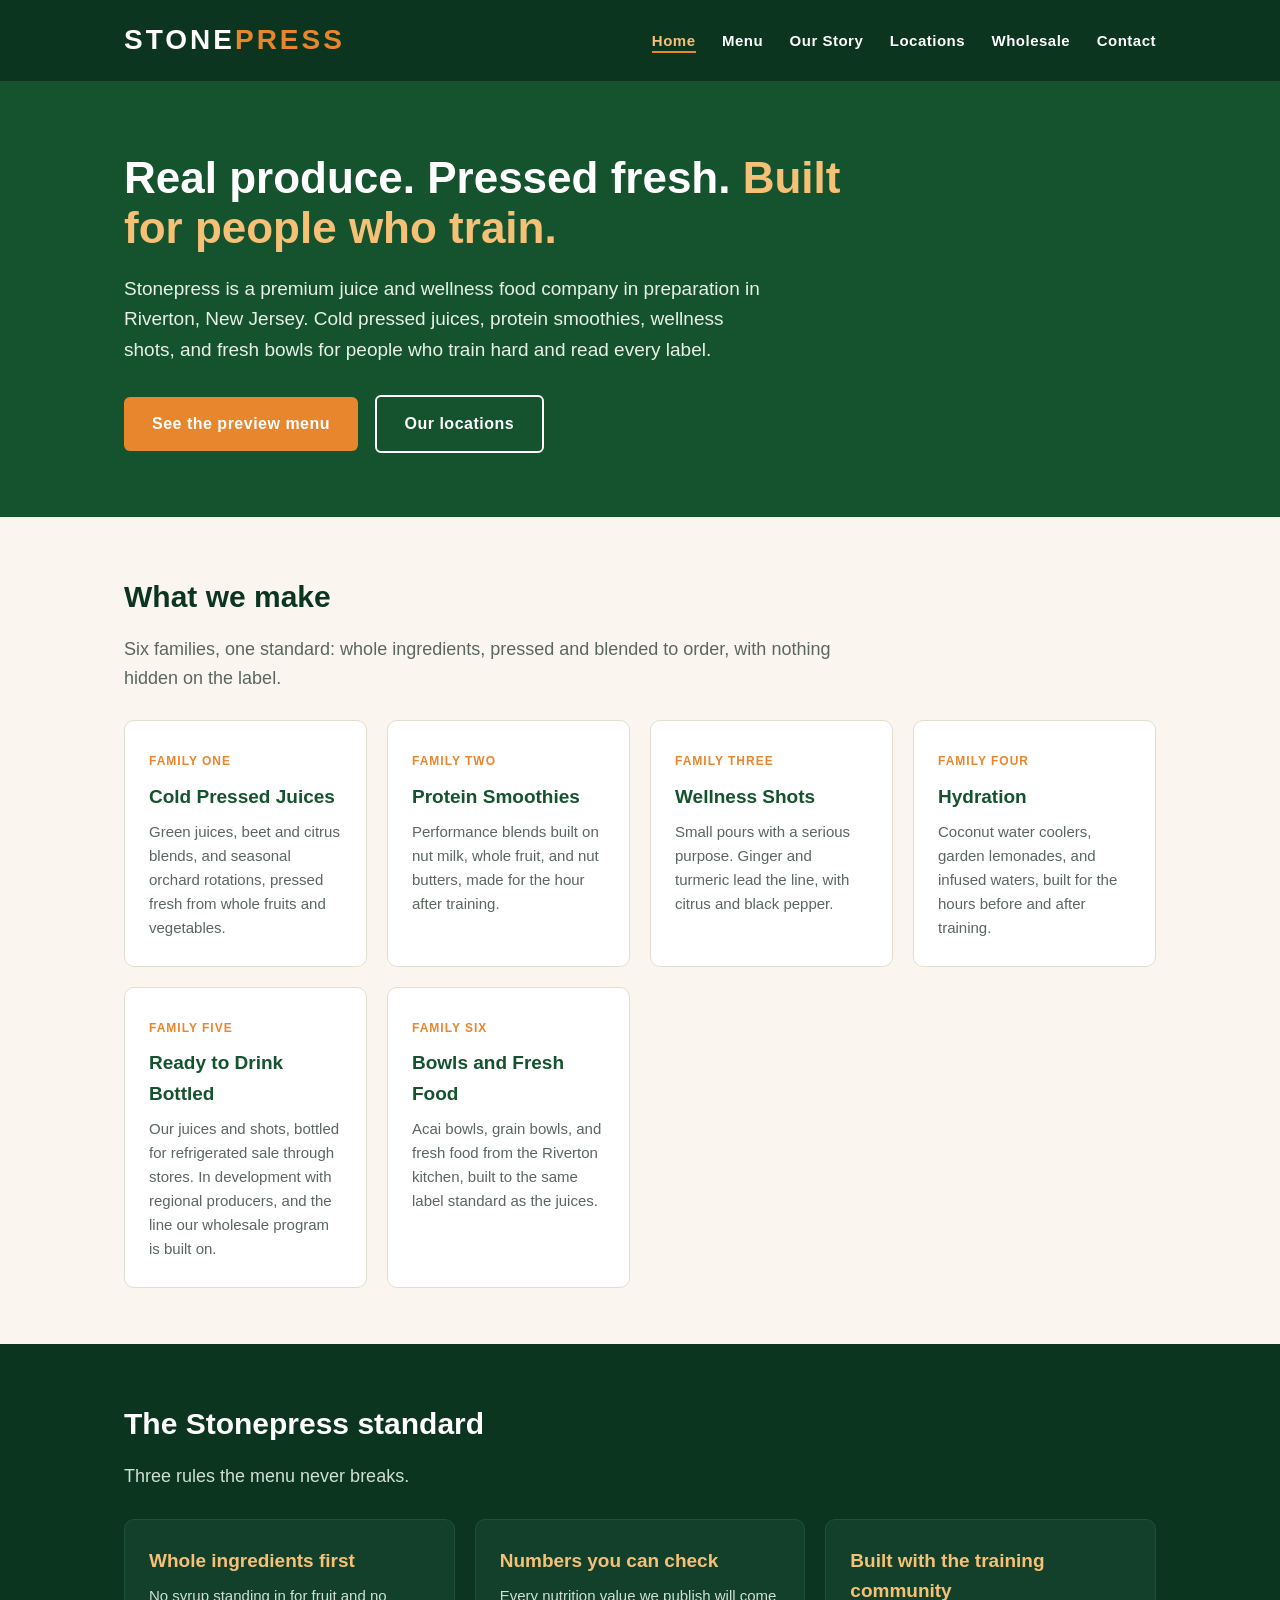
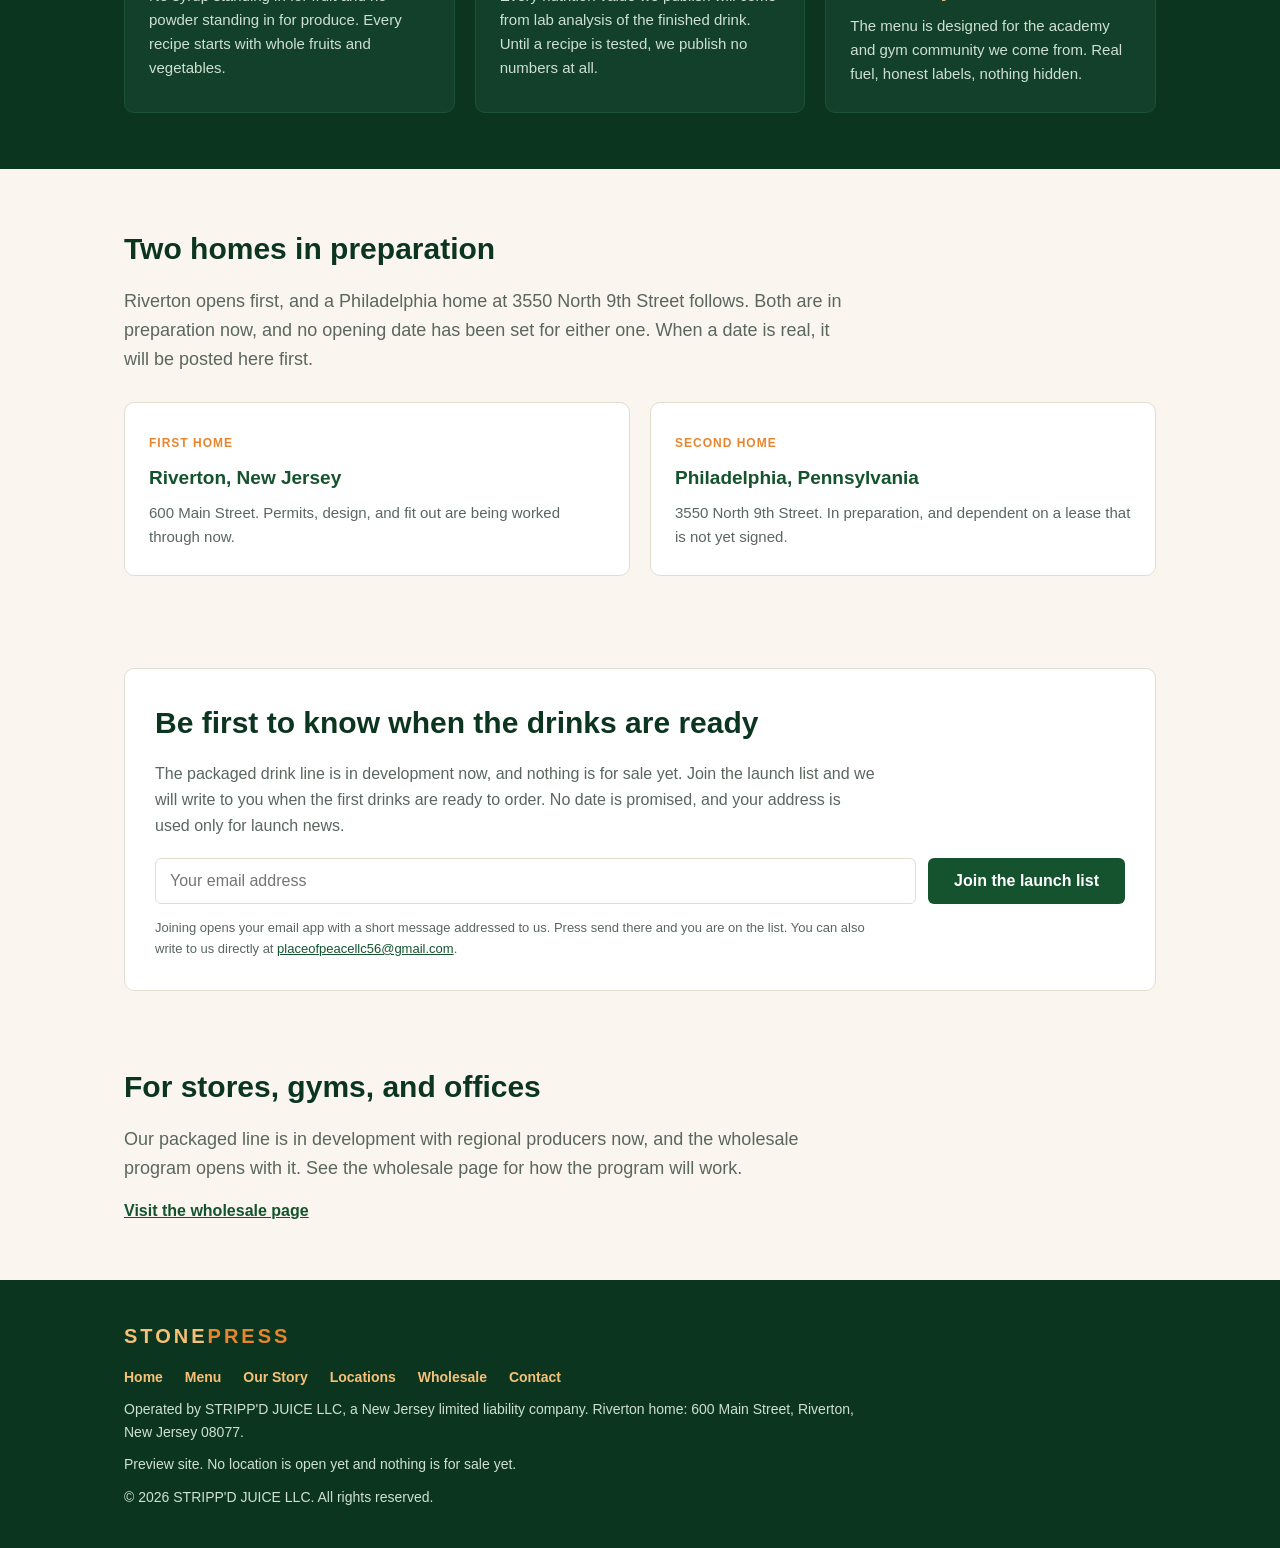
<file: index.html>
<!DOCTYPE html>
<html lang="en">
<head>
<meta charset="utf-8">
<meta name="viewport" content="width=device-width, initial-scale=1">
<title>Stonepress | Cold Pressed Juice and Wellness Food in Riverton, New Jersey</title>
<meta name="description" content="Stonepress is a premium juice and wellness food company in preparation in Riverton, New Jersey. Cold pressed juices, protein smoothies, wellness shots, and fresh bowls.">
<link rel="icon" type="image/svg+xml" href="favicon.svg">
<meta name="theme-color" content="#0c3520">
<meta property="og:type" content="website">
<meta property="og:site_name" content="Stonepress">
<meta property="og:title" content="Stonepress | Cold Pressed Juice and Wellness Food in Riverton, New Jersey">
<meta property="og:description" content="Stonepress is a premium juice and wellness food company in preparation in Riverton, New Jersey. Cold pressed juices, protein smoothies, wellness shots, and fresh bowls.">
<meta property="og:url" content="https://stonepressjuice.com/">
<link rel="stylesheet" href="styles.css">
</head>
<body>
<header class="site">
  <div class="wrap">
    <a class="wordmark" href="index.html">STONE<span>PRESS</span></a>
    <nav class="main">
      <a class="current" aria-current="page" href="index.html">Home</a>
      <a href="menu.html">Menu</a>
      <a href="story.html">Our Story</a>
      <a href="locations.html">Locations</a>
      <a href="wholesale.html">Wholesale</a>
      <a href="contact.html">Contact</a>
    </nav>
  </div>
</header>

<div class="hero">
  <div class="wrap">
    <h1>Real produce. Pressed fresh. <span>Built for people who train.</span></h1>
    <p>Stonepress is a premium juice and wellness food company in preparation in Riverton, New Jersey. Cold pressed juices, protein smoothies, wellness shots, and fresh bowls for people who train hard and read every label.</p>
    <a class="cta" href="menu.html">See the preview menu</a>
    <a class="cta alt" href="locations.html">Our locations</a>
  </div>
</div>

<section class="block">
  <div class="wrap">
    <h2 class="title">What we make</h2>
    <p class="lede">Six families, one standard: whole ingredients, pressed and blended to order, with nothing hidden on the label.</p>
    <div class="cards">
      <div class="card">
        <span class="tag">Family One</span>
        <h3>Cold Pressed Juices</h3>
        <p>Green juices, beet and citrus blends, and seasonal orchard rotations, pressed fresh from whole fruits and vegetables.</p>
      </div>
      <div class="card">
        <span class="tag">Family Two</span>
        <h3>Protein Smoothies</h3>
        <p>Performance blends built on nut milk, whole fruit, and nut butters, made for the hour after training.</p>
      </div>
      <div class="card">
        <span class="tag">Family Three</span>
        <h3>Wellness Shots</h3>
        <p>Small pours with a serious purpose. Ginger and turmeric lead the line, with citrus and black pepper.</p>
      </div>
      <div class="card">
        <span class="tag">Family Four</span>
        <h3>Hydration</h3>
        <p>Coconut water coolers, garden lemonades, and infused waters, built for the hours before and after training.</p>
      </div>
      <div class="card">
        <span class="tag">Family Five</span>
        <h3>Ready to Drink Bottled</h3>
        <p>Our juices and shots, bottled for refrigerated sale through stores. In development with regional producers, and the line our wholesale program is built on.</p>
      </div>
      <div class="card">
        <span class="tag">Family Six</span>
        <h3>Bowls and Fresh Food</h3>
        <p>Acai bowls, grain bowls, and fresh food from the Riverton kitchen, built to the same label standard as the juices.</p>
      </div>
    </div>
  </div>
</section>

<section class="block band">
  <div class="wrap">
    <h2 class="title">The Stonepress standard</h2>
    <p class="lede">Three rules the menu never breaks.</p>
    <div class="cards">
      <div class="card">
        <h3>Whole ingredients first</h3>
        <p>No syrup standing in for fruit and no powder standing in for produce. Every recipe starts with whole fruits and vegetables.</p>
      </div>
      <div class="card">
        <h3>Numbers you can check</h3>
        <p>Every nutrition value we publish will come from lab analysis of the finished drink. Until a recipe is tested, we publish no numbers at all.</p>
      </div>
      <div class="card">
        <h3>Built with the training community</h3>
        <p>The menu is designed for the academy and gym community we come from. Real fuel, honest labels, nothing hidden.</p>
      </div>
    </div>
  </div>
</section>

<section class="block">
  <div class="wrap">
    <h2 class="title">Two homes in preparation</h2>
    <p class="lede">Riverton opens first, and a Philadelphia home at 3550 North 9th Street follows. Both are in preparation now, and no opening date has been set for either one. When a date is real, it will be posted here first.</p>
    <div class="cards">
      <div class="card">
        <span class="tag">First Home</span>
        <h3>Riverton, New Jersey</h3>
        <p>600 Main Street. Permits, design, and fit out are being worked through now.</p>
      </div>
      <div class="card">
        <span class="tag">Second Home</span>
        <h3>Philadelphia, Pennsylvania</h3>
        <p>3550 North 9th Street. In preparation, and dependent on a lease that is not yet signed.</p>
      </div>
    </div>
  </div>
</section>


<section class="block tight" id="launch-list">
  <div class="wrap">
    <div class="signup">
      <h2 class="title">Be first to know when the drinks are ready</h2>
      <p>The packaged drink line is in development now, and nothing is for sale yet. Join the launch list and we will write to you when the first drinks are ready to order. No date is promised, and your address is used only for launch news.</p>
      <form class="signup" method="post" action="#">
        <label class="sr" for="signup-email">Your email</label>
        <input id="signup-email" name="email" type="email" autocomplete="email" required placeholder="Your email address">
        <button type="submit">Join the launch list</button>
      </form>
      <p class="fineprint">Joining opens your email app with a short message addressed to us. Press send there and you are on the list. You can also write to us directly at <a href="mailto:placeofpeacellc56@gmail.com">placeofpeacellc56@gmail.com</a>.</p>
    </div>
  </div>
</section>

<section class="block tight">
  <div class="wrap">
    <h2 class="title">For stores, gyms, and offices</h2>
    <p class="lede">Our packaged line is in development with regional producers now, and the wholesale program opens with it. See the wholesale page for how the program will work.</p>
    <p style="margin-top:16px"><a href="wholesale.html"><strong>Visit the wholesale page</strong></a></p>
  </div>
</section>

<footer class="site">
  <div class="wrap">
    <a class="wordmark" href="index.html">STONE<span>PRESS</span></a>
    <nav class="foot">
      <a href="index.html">Home</a>
      <a href="menu.html">Menu</a>
      <a href="story.html">Our Story</a>
      <a href="locations.html">Locations</a>
      <a href="wholesale.html">Wholesale</a>
      <a href="contact.html">Contact</a>
    </nav>
    <p>Operated by STRIPP'D JUICE LLC, a New Jersey limited liability company. Riverton home: 600 Main Street, Riverton, New Jersey 08077.</p>
    <p>Preview site. No location is open yet and nothing is for sale yet.</p>
    <p>&copy; 2026 STRIPP'D JUICE LLC. All rights reserved.</p>
  </div>
</footer>

<script>
document.querySelectorAll('form.signup').forEach(function (f) {
  f.addEventListener('submit', function (e) {
    e.preventDefault();
    var em = f.querySelector('input[name="email"]').value.trim();
    var body = 'Please add this email to the Stonepress launch list: ' + em + '\n\nI understand the drink line is in development and nothing is for sale yet.';
    window.location.href = 'mailto:placeofpeacellc56@gmail.com?subject=' + encodeURIComponent('Stonepress launch list signup') + '&body=' + encodeURIComponent(body);
  });
});
</script>
</body>
</html>
</file>
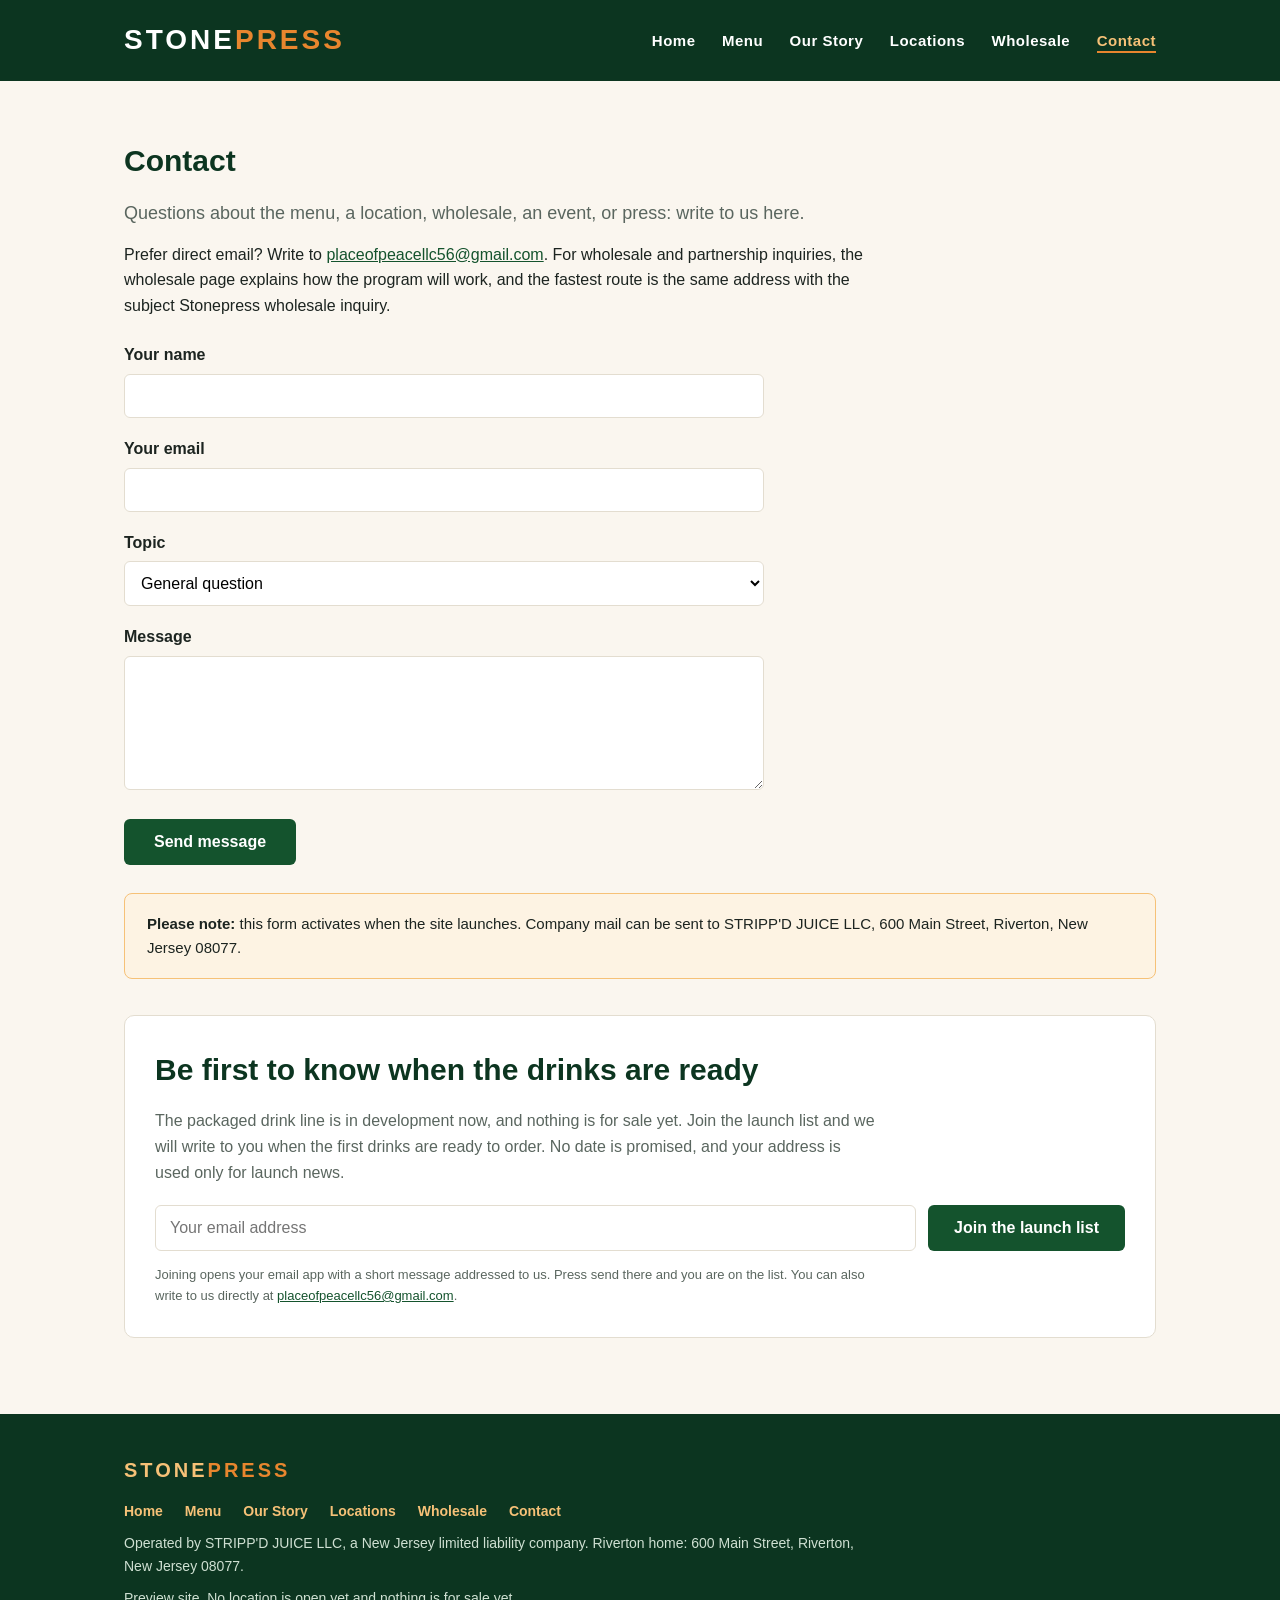
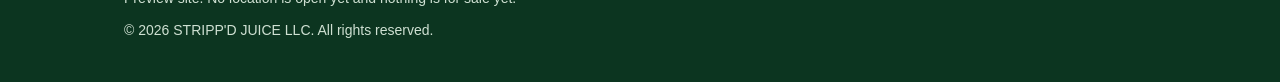
<file: contact.html>
<!DOCTYPE html>
<html lang="en">
<head>
<meta charset="utf-8">
<meta name="viewport" content="width=device-width, initial-scale=1">
<title>Contact | Stonepress</title>
<meta name="description" content="Contact Stonepress and STRIPP'D JUICE LLC in Riverton, New Jersey. Wholesale, events, press, and general questions.">
<link rel="icon" type="image/svg+xml" href="favicon.svg">
<meta name="theme-color" content="#0c3520">
<meta property="og:type" content="website">
<meta property="og:site_name" content="Stonepress">
<meta property="og:title" content="Contact | Stonepress">
<meta property="og:description" content="Contact Stonepress and STRIPP'D JUICE LLC in Riverton, New Jersey. Wholesale, events, press, and general questions.">
<meta property="og:url" content="https://stonepressjuice.com/contact.html">
<link rel="stylesheet" href="styles.css">
</head>
<body>
<header class="site">
  <div class="wrap">
    <a class="wordmark" href="index.html">STONE<span>PRESS</span></a>
    <nav class="main">
      <a href="index.html">Home</a>
      <a href="menu.html">Menu</a>
      <a href="story.html">Our Story</a>
      <a href="locations.html">Locations</a>
      <a href="wholesale.html">Wholesale</a>
      <a class="current" aria-current="page" href="contact.html">Contact</a>
    </nav>
  </div>
</header>

<section class="block">
  <div class="wrap">
    <h2 class="title">Contact</h2>
    <p class="lede">Questions about the menu, a location, wholesale, an event, or press: write to us here.</p>
    <p style="margin-top:14px; max-width:760px">Prefer direct email? Write to <a href="mailto:placeofpeacellc56@gmail.com">placeofpeacellc56@gmail.com</a>. For wholesale and partnership inquiries, the wholesale page explains how the program will work, and the fastest route is the same address with the subject Stonepress wholesale inquiry.</p>

    <form class="contact" method="post" action="#">
      <label for="name">Your name</label>
      <input id="name" name="name" type="text" autocomplete="name">
      <label for="email">Your email</label>
      <input id="email" name="email" type="email" autocomplete="email">
      <label for="topic">Topic</label>
      <select id="topic" name="topic">
        <option>General question</option>
        <option>Wholesale or partnership</option>
        <option>Events and catering</option>
        <option>Press</option>
        <option>Jobs</option>
      </select>
      <label for="message">Message</label>
      <textarea id="message" name="message" rows="6"></textarea>
      <button type="submit">Send message</button>
    </form>

    <div class="note">
      <p><strong>Please note:</strong> this form activates when the site launches. Company mail can be sent to STRIPP'D JUICE LLC, 600 Main Street, Riverton, New Jersey 08077.</p>
    </div>
  </div>

<div id="launch-list" style="margin-top:36px">
  <div class="wrap">
    <div class="signup">
      <h2 class="title">Be first to know when the drinks are ready</h2>
      <p>The packaged drink line is in development now, and nothing is for sale yet. Join the launch list and we will write to you when the first drinks are ready to order. No date is promised, and your address is used only for launch news.</p>
      <form class="signup" method="post" action="#">
        <label class="sr" for="signup-email">Your email</label>
        <input id="signup-email" name="email" type="email" autocomplete="email" required placeholder="Your email address">
        <button type="submit">Join the launch list</button>
      </form>
      <p class="fineprint">Joining opens your email app with a short message addressed to us. Press send there and you are on the list. You can also write to us directly at <a href="mailto:placeofpeacellc56@gmail.com">placeofpeacellc56@gmail.com</a>.</p>
    </div>
  </div>
</div>

</section>

<footer class="site">
  <div class="wrap">
    <a class="wordmark" href="index.html">STONE<span>PRESS</span></a>
    <nav class="foot">
      <a href="index.html">Home</a>
      <a href="menu.html">Menu</a>
      <a href="story.html">Our Story</a>
      <a href="locations.html">Locations</a>
      <a href="wholesale.html">Wholesale</a>
      <a href="contact.html">Contact</a>
    </nav>
    <p>Operated by STRIPP'D JUICE LLC, a New Jersey limited liability company. Riverton home: 600 Main Street, Riverton, New Jersey 08077.</p>
    <p>Preview site. No location is open yet and nothing is for sale yet.</p>
    <p>&copy; 2026 STRIPP'D JUICE LLC. All rights reserved.</p>
  </div>
</footer>

<script>
var t = new URLSearchParams(window.location.search).get('topic');
if (t === 'wholesale') { document.getElementById('topic').selectedIndex = 1; }
</script>

<script>
document.querySelectorAll('form.signup').forEach(function (f) {
  f.addEventListener('submit', function (e) {
    e.preventDefault();
    var em = f.querySelector('input[name="email"]').value.trim();
    var body = 'Please add this email to the Stonepress launch list: ' + em + '\n\nI understand the drink line is in development and nothing is for sale yet.';
    window.location.href = 'mailto:placeofpeacellc56@gmail.com?subject=' + encodeURIComponent('Stonepress launch list signup') + '&body=' + encodeURIComponent(body);
  });
});
</script>
</body>
</html>
</file>
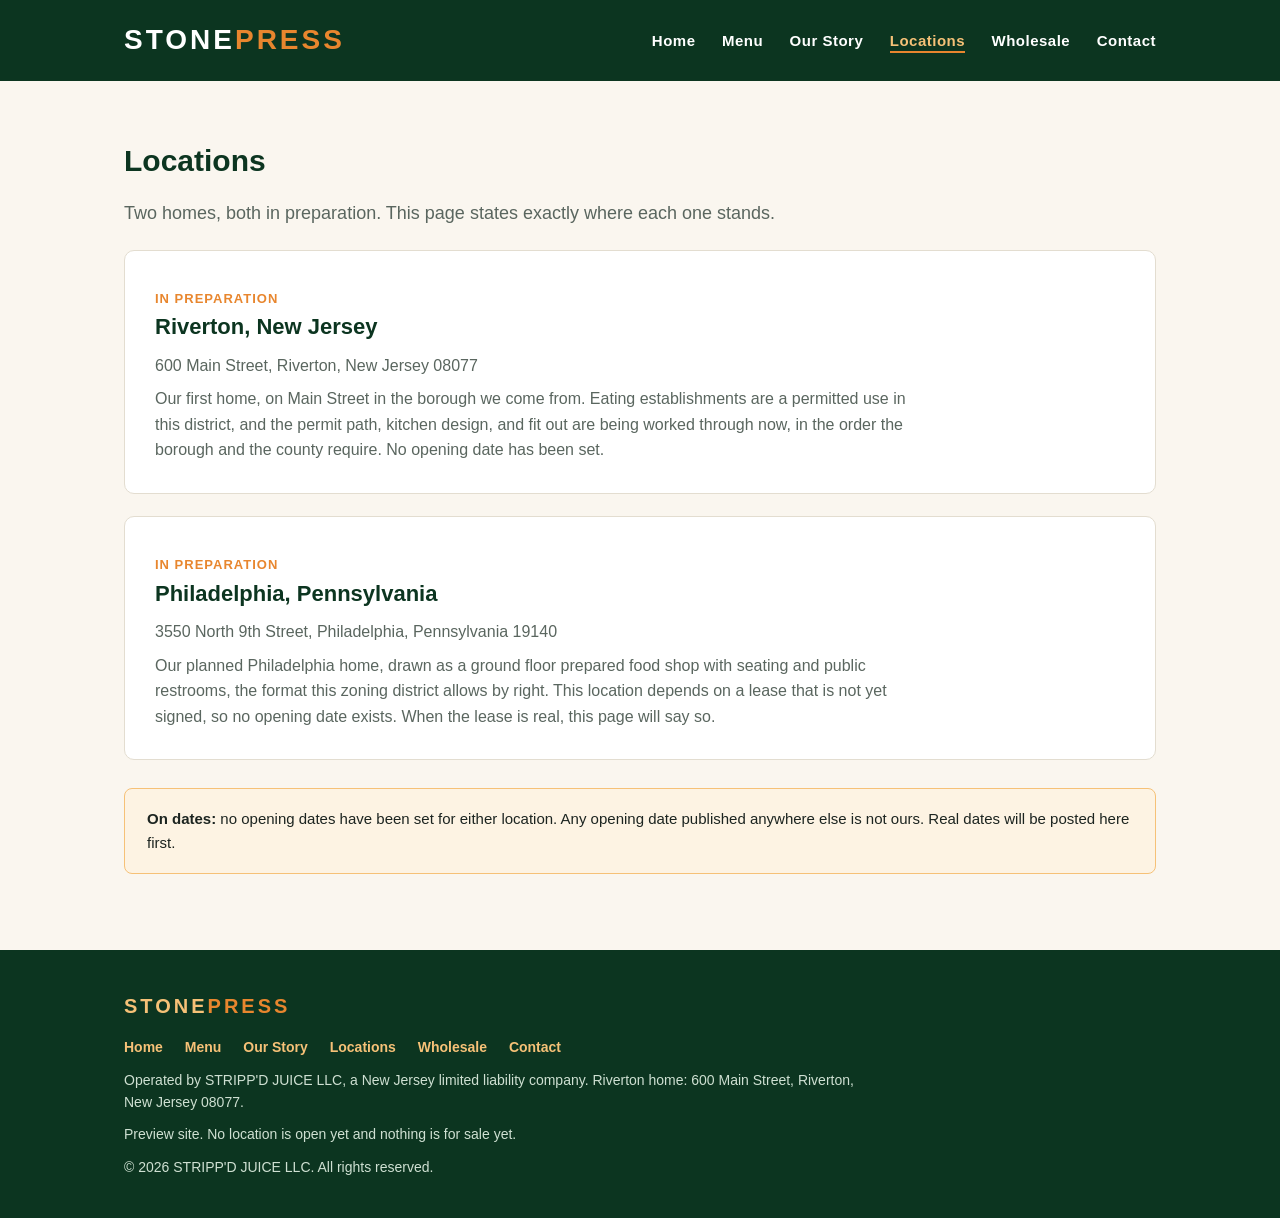
<file: locations.html>
<!DOCTYPE html>
<html lang="en">
<head>
<meta charset="utf-8">
<meta name="viewport" content="width=device-width, initial-scale=1">
<title>Locations | Stonepress</title>
<meta name="description" content="Stonepress locations in preparation: Riverton, New Jersey and 3550 North 9th Street, Philadelphia. No opening dates have been set.">
<link rel="icon" type="image/svg+xml" href="favicon.svg">
<meta name="theme-color" content="#0c3520">
<meta property="og:type" content="website">
<meta property="og:site_name" content="Stonepress">
<meta property="og:title" content="Locations | Stonepress">
<meta property="og:description" content="Stonepress locations in preparation: Riverton, New Jersey and 3550 North 9th Street, Philadelphia. No opening dates have been set.">
<meta property="og:url" content="https://stonepressjuice.com/locations.html">
<link rel="stylesheet" href="styles.css">
</head>
<body>
<header class="site">
  <div class="wrap">
    <a class="wordmark" href="index.html">STONE<span>PRESS</span></a>
    <nav class="main">
      <a href="index.html">Home</a>
      <a href="menu.html">Menu</a>
      <a href="story.html">Our Story</a>
      <a class="current" aria-current="page" href="locations.html">Locations</a>
      <a href="wholesale.html">Wholesale</a>
      <a href="contact.html">Contact</a>
    </nav>
  </div>
</header>

<section class="block">
  <div class="wrap">
    <h2 class="title">Locations</h2>
    <p class="lede">Two homes, both in preparation. This page states exactly where each one stands.</p>

    <div class="loc">
      <p class="status">In preparation</p>
      <h3>Riverton, New Jersey</h3>
      <p>600 Main Street, Riverton, New Jersey 08077</p>
      <p>Our first home, on Main Street in the borough we come from. Eating establishments are a permitted use in this district, and the permit path, kitchen design, and fit out are being worked through now, in the order the borough and the county require. No opening date has been set.</p>
    </div>

    <div class="loc">
      <p class="status">In preparation</p>
      <h3>Philadelphia, Pennsylvania</h3>
      <p>3550 North 9th Street, Philadelphia, Pennsylvania 19140</p>
      <p>Our planned Philadelphia home, drawn as a ground floor prepared food shop with seating and public restrooms, the format this zoning district allows by right. This location depends on a lease that is not yet signed, so no opening date exists. When the lease is real, this page will say so.</p>
    </div>

    <div class="note">
      <p><strong>On dates:</strong> no opening dates have been set for either location. Any opening date published anywhere else is not ours. Real dates will be posted here first.</p>
    </div>
  </div>
</section>

<footer class="site">
  <div class="wrap">
    <a class="wordmark" href="index.html">STONE<span>PRESS</span></a>
    <nav class="foot">
      <a href="index.html">Home</a>
      <a href="menu.html">Menu</a>
      <a href="story.html">Our Story</a>
      <a href="locations.html">Locations</a>
      <a href="wholesale.html">Wholesale</a>
      <a href="contact.html">Contact</a>
    </nav>
    <p>Operated by STRIPP'D JUICE LLC, a New Jersey limited liability company. Riverton home: 600 Main Street, Riverton, New Jersey 08077.</p>
    <p>Preview site. No location is open yet and nothing is for sale yet.</p>
    <p>&copy; 2026 STRIPP'D JUICE LLC. All rights reserved.</p>
  </div>
</footer>
</body>
</html>
</file>
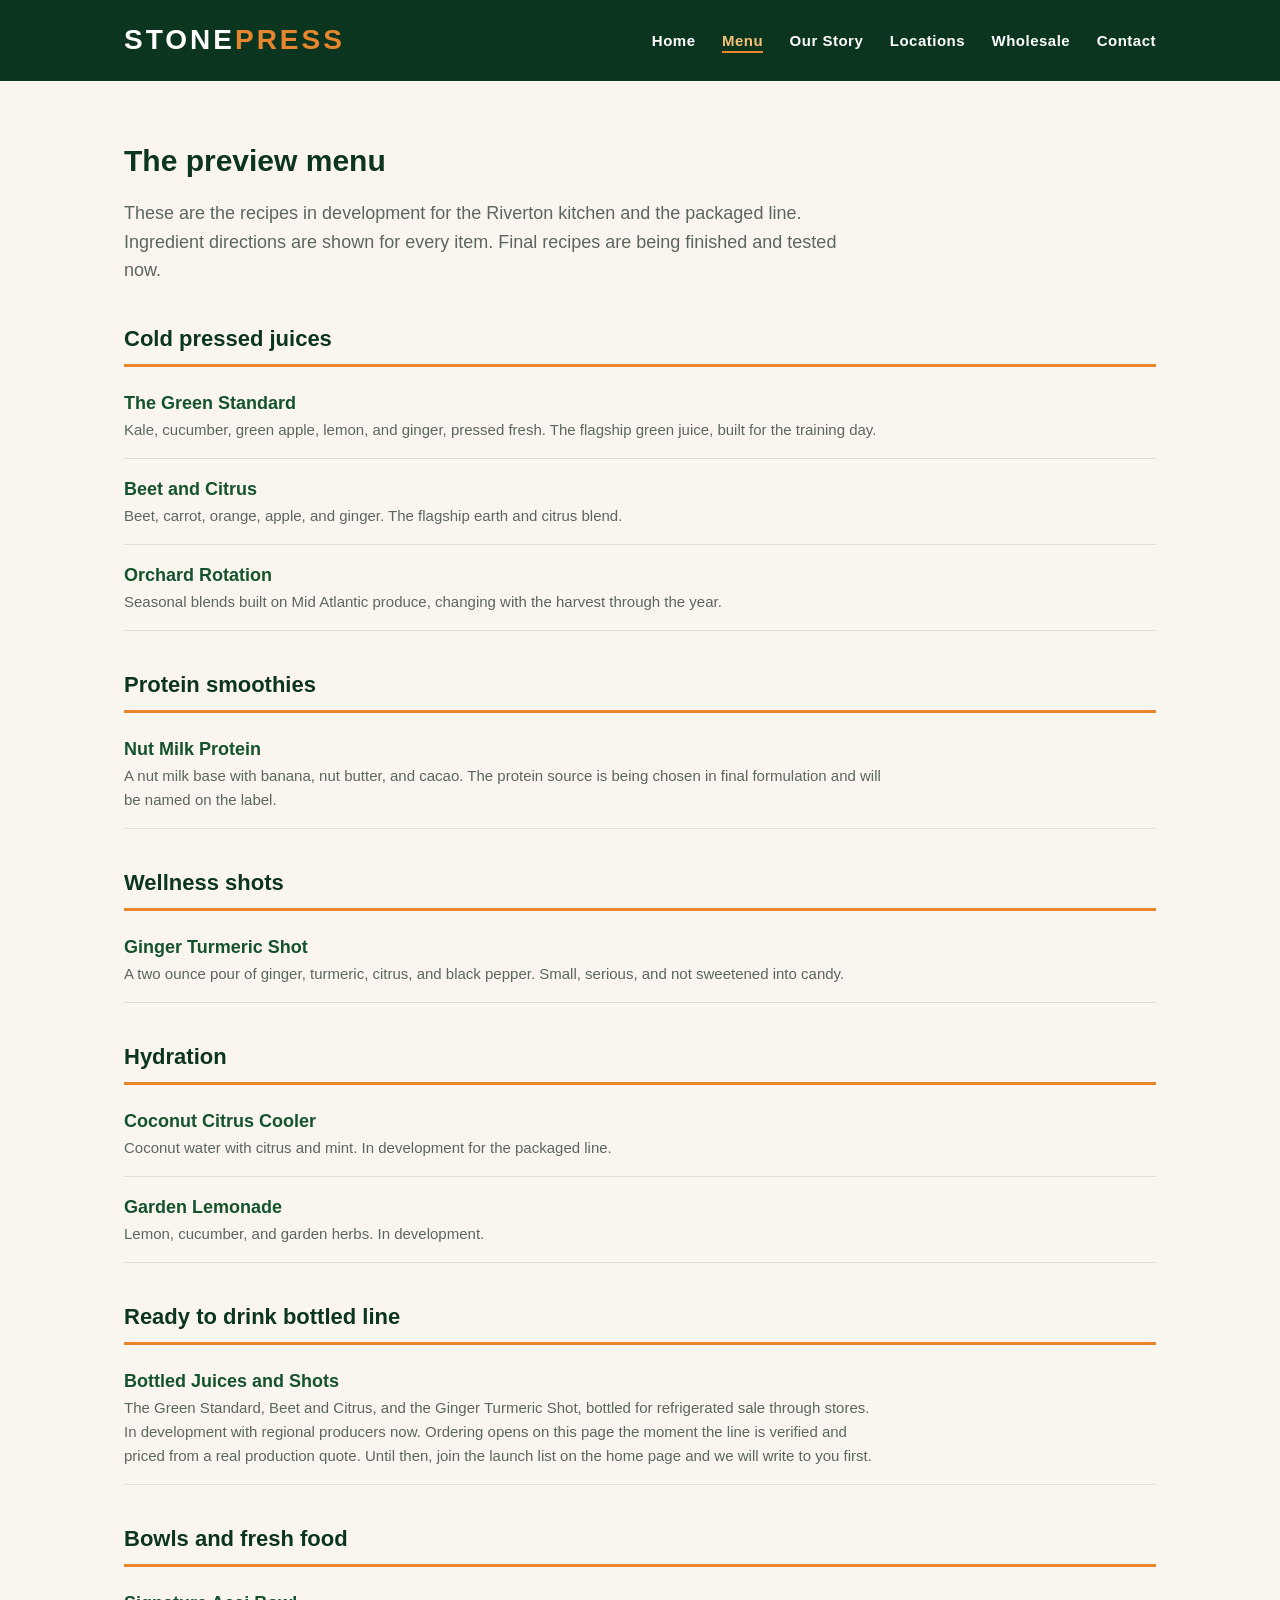
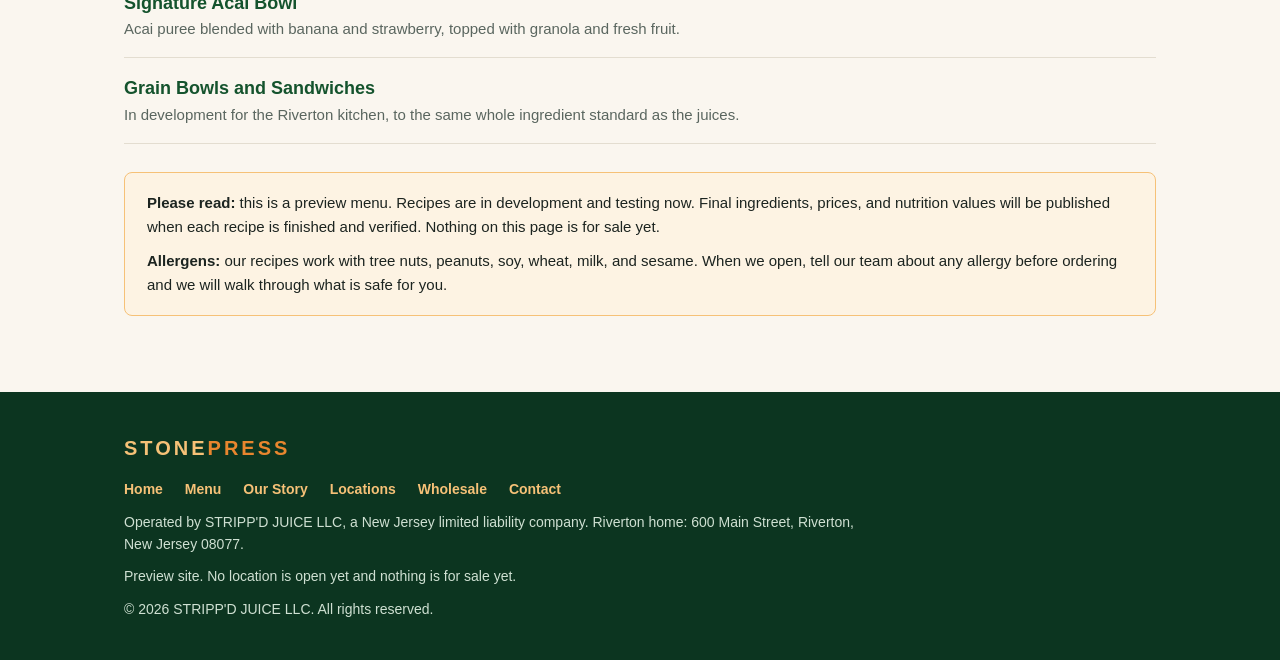
<file: menu.html>
<!DOCTYPE html>
<html lang="en">
<head>
<meta charset="utf-8">
<meta name="viewport" content="width=device-width, initial-scale=1">
<title>Menu | Stonepress</title>
<meta name="description" content="The Stonepress preview menu: cold pressed juices, protein smoothies, wellness shots, hydration drinks, acai bowls, and fresh food.">
<link rel="icon" type="image/svg+xml" href="favicon.svg">
<meta name="theme-color" content="#0c3520">
<meta property="og:type" content="website">
<meta property="og:site_name" content="Stonepress">
<meta property="og:title" content="Menu | Stonepress">
<meta property="og:description" content="The Stonepress preview menu: cold pressed juices, protein smoothies, wellness shots, hydration drinks, acai bowls, and fresh food.">
<meta property="og:url" content="https://stonepressjuice.com/menu.html">
<link rel="stylesheet" href="styles.css">
</head>
<body>
<header class="site">
  <div class="wrap">
    <a class="wordmark" href="index.html">STONE<span>PRESS</span></a>
    <nav class="main">
      <a href="index.html">Home</a>
      <a class="current" aria-current="page" href="menu.html">Menu</a>
      <a href="story.html">Our Story</a>
      <a href="locations.html">Locations</a>
      <a href="wholesale.html">Wholesale</a>
      <a href="contact.html">Contact</a>
    </nav>
  </div>
</header>

<section class="block">
  <div class="wrap">
    <h2 class="title">The preview menu</h2>
    <p class="lede">These are the recipes in development for the Riverton kitchen and the packaged line. Ingredient directions are shown for every item. Final recipes are being finished and tested now.</p>

    <div class="menu-group">
      <h3>Cold pressed juices</h3>
      <div class="menu-item" data-product="the-green-standard" data-orderable="false">
        <h4>The Green Standard</h4>
        <p>Kale, cucumber, green apple, lemon, and ginger, pressed fresh. The flagship green juice, built for the training day.</p>
      </div>
      <div class="menu-item" data-product="beet-and-citrus" data-orderable="false">
        <h4>Beet and Citrus</h4>
        <p>Beet, carrot, orange, apple, and ginger. The flagship earth and citrus blend.</p>
      </div>
      <div class="menu-item">
        <h4>Orchard Rotation</h4>
        <p>Seasonal blends built on Mid Atlantic produce, changing with the harvest through the year.</p>
      </div>
    </div>

    <div class="menu-group">
      <h3>Protein smoothies</h3>
      <div class="menu-item" data-product="nut-milk-protein" data-orderable="false">
        <h4>Nut Milk Protein</h4>
        <p>A nut milk base with banana, nut butter, and cacao. The protein source is being chosen in final formulation and will be named on the label.</p>
      </div>
    </div>

    <div class="menu-group">
      <h3>Wellness shots</h3>
      <div class="menu-item" data-product="ginger-turmeric-shot" data-orderable="false">
        <h4>Ginger Turmeric Shot</h4>
        <p>A two ounce pour of ginger, turmeric, citrus, and black pepper. Small, serious, and not sweetened into candy.</p>
      </div>
    </div>

    <div class="menu-group">
      <h3>Hydration</h3>
      <div class="menu-item">
        <h4>Coconut Citrus Cooler</h4>
        <p>Coconut water with citrus and mint. In development for the packaged line.</p>
      </div>
      <div class="menu-item">
        <h4>Garden Lemonade</h4>
        <p>Lemon, cucumber, and garden herbs. In development.</p>
      </div>
    </div>


    <div class="menu-group">
      <h3>Ready to drink bottled line</h3>
      <div class="menu-item" data-product="bottled-juices-and-shots" data-orderable="false">
        <h4>Bottled Juices and Shots</h4>
        <p>The Green Standard, Beet and Citrus, and the Ginger Turmeric Shot, bottled for refrigerated sale through stores. In development with regional producers now. Ordering opens on this page the moment the line is verified and priced from a real production quote. Until then, join the launch list on the home page and we will write to you first.</p>
      </div>
    </div>

    <div class="menu-group">
      <h3>Bowls and fresh food</h3>
      <div class="menu-item" data-product="signature-acai-bowl" data-orderable="false">
        <h4>Signature Acai Bowl</h4>
        <p>Acai puree blended with banana and strawberry, topped with granola and fresh fruit.</p>
      </div>
      <div class="menu-item">
        <h4>Grain Bowls and Sandwiches</h4>
        <p>In development for the Riverton kitchen, to the same whole ingredient standard as the juices.</p>
      </div>
    </div>

    <div class="note">
      <p><strong>Please read:</strong> this is a preview menu. Recipes are in development and testing now. Final ingredients, prices, and nutrition values will be published when each recipe is finished and verified. Nothing on this page is for sale yet.</p>
      <p style="margin-top:10px"><strong>Allergens:</strong> our recipes work with tree nuts, peanuts, soy, wheat, milk, and sesame. When we open, tell our team about any allergy before ordering and we will walk through what is safe for you.</p>
    </div>
  </div>
</section>

<footer class="site">
  <div class="wrap">
    <a class="wordmark" href="index.html">STONE<span>PRESS</span></a>
    <nav class="foot">
      <a href="index.html">Home</a>
      <a href="menu.html">Menu</a>
      <a href="story.html">Our Story</a>
      <a href="locations.html">Locations</a>
      <a href="wholesale.html">Wholesale</a>
      <a href="contact.html">Contact</a>
    </nav>
    <p>Operated by STRIPP'D JUICE LLC, a New Jersey limited liability company. Riverton home: 600 Main Street, Riverton, New Jersey 08077.</p>
    <p>Preview site. No location is open yet and nothing is for sale yet.</p>
    <p>&copy; 2026 STRIPP'D JUICE LLC. All rights reserved.</p>
  </div>
</footer>
</body>
</html>
</file>
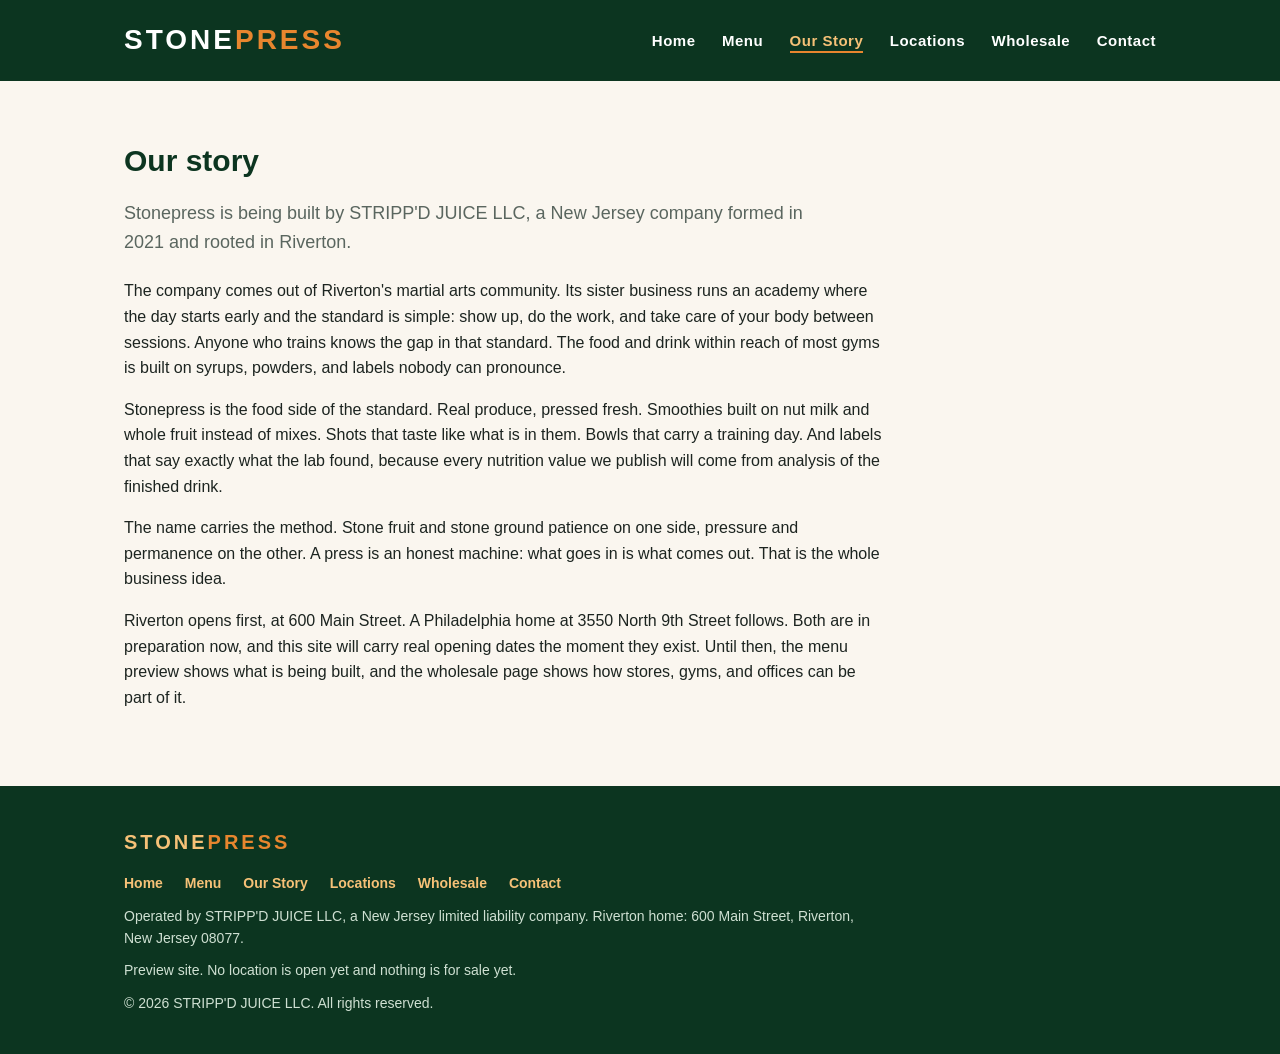
<file: story.html>
<!DOCTYPE html>
<html lang="en">
<head>
<meta charset="utf-8">
<meta name="viewport" content="width=device-width, initial-scale=1">
<title>Our Story | Stonepress</title>
<meta name="description" content="Stonepress is being built in Riverton, New Jersey by STRIPP'D JUICE LLC, out of the martial arts community, on a whole ingredient standard.">
<link rel="icon" type="image/svg+xml" href="favicon.svg">
<meta name="theme-color" content="#0c3520">
<meta property="og:type" content="website">
<meta property="og:site_name" content="Stonepress">
<meta property="og:title" content="Our Story | Stonepress">
<meta property="og:description" content="Stonepress is being built in Riverton, New Jersey by STRIPP'D JUICE LLC, out of the martial arts community, on a whole ingredient standard.">
<meta property="og:url" content="https://stonepressjuice.com/story.html">
<link rel="stylesheet" href="styles.css">
</head>
<body>
<header class="site">
  <div class="wrap">
    <a class="wordmark" href="index.html">STONE<span>PRESS</span></a>
    <nav class="main">
      <a href="index.html">Home</a>
      <a href="menu.html">Menu</a>
      <a class="current" aria-current="page" href="story.html">Our Story</a>
      <a href="locations.html">Locations</a>
      <a href="wholesale.html">Wholesale</a>
      <a href="contact.html">Contact</a>
    </nav>
  </div>
</header>

<section class="block">
  <div class="wrap">
    <h2 class="title">Our story</h2>
    <p class="lede">Stonepress is being built by STRIPP'D JUICE LLC, a New Jersey company formed in 2021 and rooted in Riverton.</p>
    <p style="margin-top:22px; max-width:760px">The company comes out of Riverton's martial arts community. Its sister business runs an academy where the day starts early and the standard is simple: show up, do the work, and take care of your body between sessions. Anyone who trains knows the gap in that standard. The food and drink within reach of most gyms is built on syrups, powders, and labels nobody can pronounce.</p>
    <p style="margin-top:16px; max-width:760px">Stonepress is the food side of the standard. Real produce, pressed fresh. Smoothies built on nut milk and whole fruit instead of mixes. Shots that taste like what is in them. Bowls that carry a training day. And labels that say exactly what the lab found, because every nutrition value we publish will come from analysis of the finished drink.</p>
    <p style="margin-top:16px; max-width:760px">The name carries the method. Stone fruit and stone ground patience on one side, pressure and permanence on the other. A press is an honest machine: what goes in is what comes out. That is the whole business idea.</p>
    <p style="margin-top:16px; max-width:760px">Riverton opens first, at 600 Main Street. A Philadelphia home at 3550 North 9th Street follows. Both are in preparation now, and this site will carry real opening dates the moment they exist. Until then, the menu preview shows what is being built, and the wholesale page shows how stores, gyms, and offices can be part of it.</p>
  </div>
</section>

<footer class="site">
  <div class="wrap">
    <a class="wordmark" href="index.html">STONE<span>PRESS</span></a>
    <nav class="foot">
      <a href="index.html">Home</a>
      <a href="menu.html">Menu</a>
      <a href="story.html">Our Story</a>
      <a href="locations.html">Locations</a>
      <a href="wholesale.html">Wholesale</a>
      <a href="contact.html">Contact</a>
    </nav>
    <p>Operated by STRIPP'D JUICE LLC, a New Jersey limited liability company. Riverton home: 600 Main Street, Riverton, New Jersey 08077.</p>
    <p>Preview site. No location is open yet and nothing is for sale yet.</p>
    <p>&copy; 2026 STRIPP'D JUICE LLC. All rights reserved.</p>
  </div>
</footer>
</body>
</html>
</file>
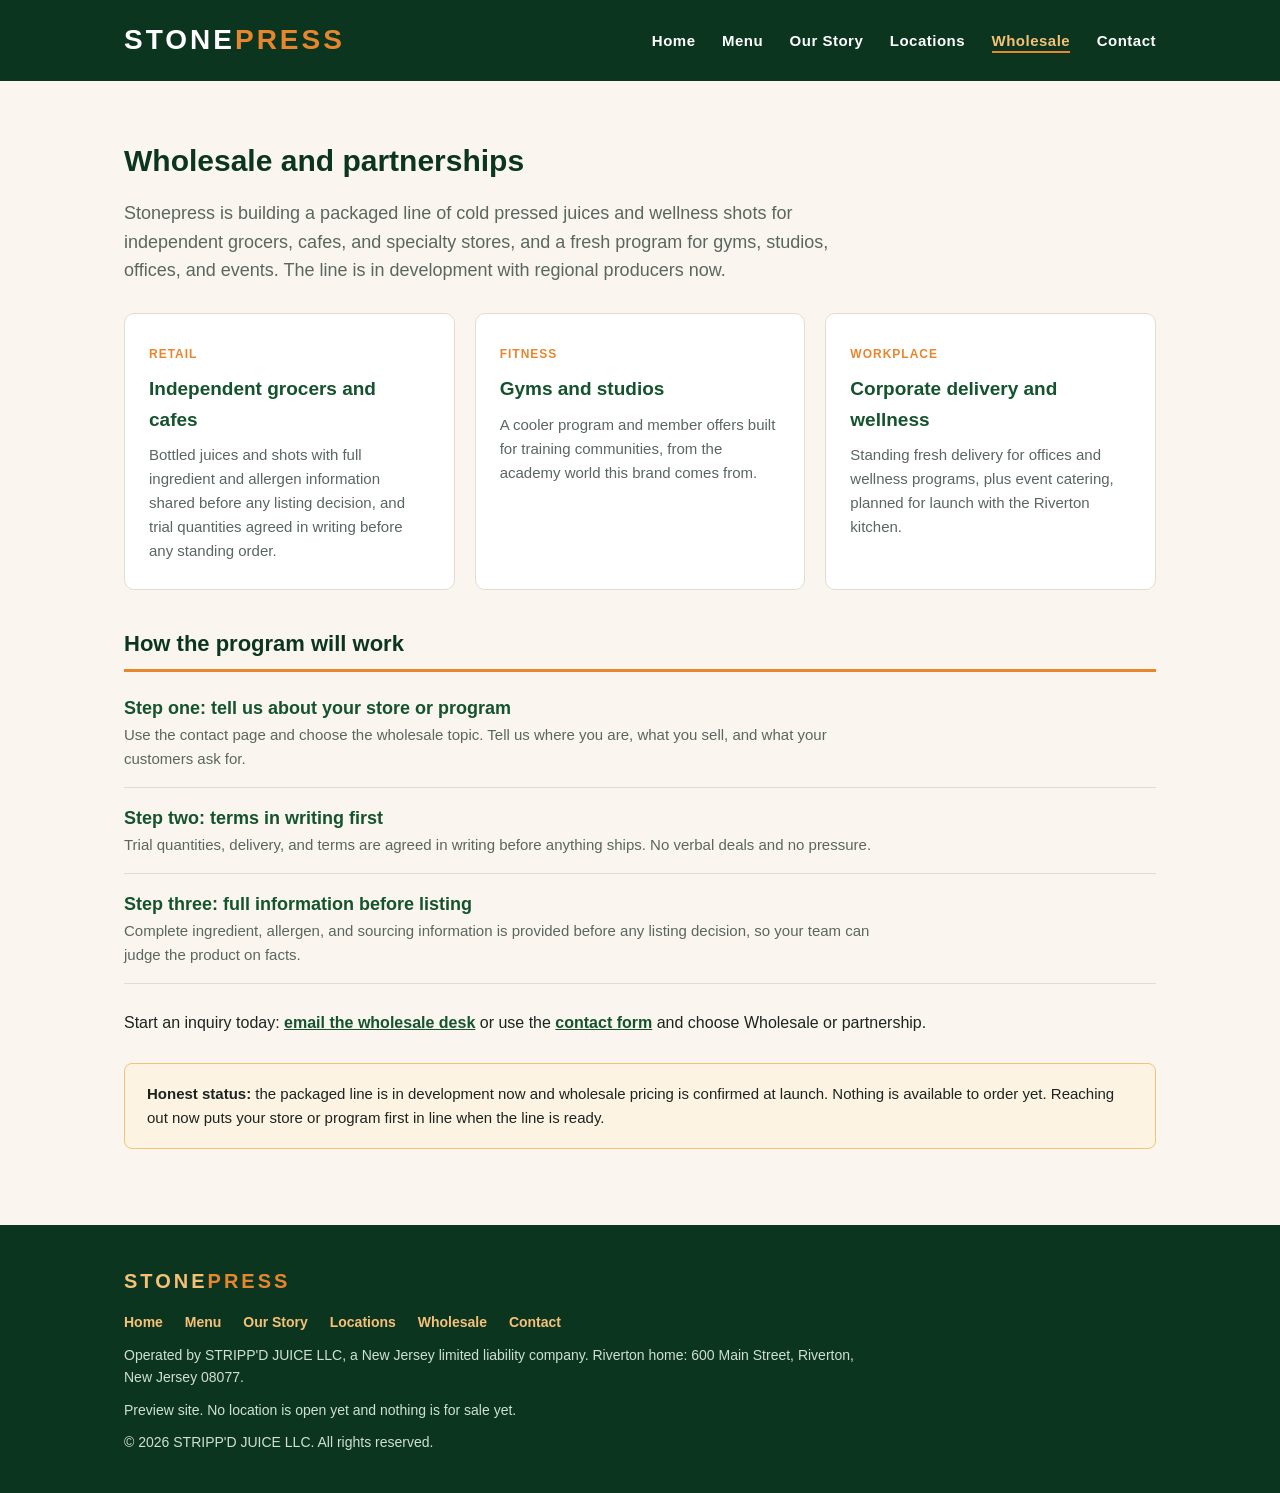
<file: wholesale.html>
<!DOCTYPE html>
<html lang="en">
<head>
<meta charset="utf-8">
<meta name="viewport" content="width=device-width, initial-scale=1">
<title>Wholesale and Partnerships | Stonepress</title>
<meta name="description" content="The Stonepress wholesale and partnership program for independent grocers, cafes, gyms, corporate wellness programs, and events. In development now.">
<link rel="icon" type="image/svg+xml" href="favicon.svg">
<meta name="theme-color" content="#0c3520">
<meta property="og:type" content="website">
<meta property="og:site_name" content="Stonepress">
<meta property="og:title" content="Wholesale and Partnerships | Stonepress">
<meta property="og:description" content="The Stonepress wholesale and partnership program for independent grocers, cafes, gyms, corporate wellness programs, and events. In development now.">
<meta property="og:url" content="https://stonepressjuice.com/wholesale.html">
<link rel="stylesheet" href="styles.css">
</head>
<body>
<header class="site">
  <div class="wrap">
    <a class="wordmark" href="index.html">STONE<span>PRESS</span></a>
    <nav class="main">
      <a href="index.html">Home</a>
      <a href="menu.html">Menu</a>
      <a href="story.html">Our Story</a>
      <a href="locations.html">Locations</a>
      <a class="current" aria-current="page" href="wholesale.html">Wholesale</a>
      <a href="contact.html">Contact</a>
    </nav>
  </div>
</header>

<section class="block">
  <div class="wrap">
    <h2 class="title">Wholesale and partnerships</h2>
    <p class="lede">Stonepress is building a packaged line of cold pressed juices and wellness shots for independent grocers, cafes, and specialty stores, and a fresh program for gyms, studios, offices, and events. The line is in development with regional producers now.</p>

    <div class="cards">
      <div class="card">
        <span class="tag">Retail</span>
        <h3>Independent grocers and cafes</h3>
        <p>Bottled juices and shots with full ingredient and allergen information shared before any listing decision, and trial quantities agreed in writing before any standing order.</p>
      </div>
      <div class="card">
        <span class="tag">Fitness</span>
        <h3>Gyms and studios</h3>
        <p>A cooler program and member offers built for training communities, from the academy world this brand comes from.</p>
      </div>
      <div class="card">
        <span class="tag">Workplace</span>
        <h3>Corporate delivery and wellness</h3>
        <p>Standing fresh delivery for offices and wellness programs, plus event catering, planned for launch with the Riverton kitchen.</p>
      </div>
    </div>

    <div class="menu-group">
      <h3>How the program will work</h3>
      <div class="menu-item">
        <h4>Step one: tell us about your store or program</h4>
        <p>Use the contact page and choose the wholesale topic. Tell us where you are, what you sell, and what your customers ask for.</p>
      </div>
      <div class="menu-item">
        <h4>Step two: terms in writing first</h4>
        <p>Trial quantities, delivery, and terms are agreed in writing before anything ships. No verbal deals and no pressure.</p>
      </div>
      <div class="menu-item">
        <h4>Step three: full information before listing</h4>
        <p>Complete ingredient, allergen, and sourcing information is provided before any listing decision, so your team can judge the product on facts.</p>
      </div>
    </div>

    <p style="margin-top:26px">Start an inquiry today: <a href="mailto:placeofpeacellc56@gmail.com?subject=Stonepress%20wholesale%20inquiry"><strong>email the wholesale desk</strong></a> or use the <a href="contact.html?topic=wholesale"><strong>contact form</strong></a> and choose Wholesale or partnership.</p>

    <div class="note">
      <p><strong>Honest status:</strong> the packaged line is in development now and wholesale pricing is confirmed at launch. Nothing is available to order yet. Reaching out now puts your store or program first in line when the line is ready.</p>
    </div>
  </div>
</section>

<footer class="site">
  <div class="wrap">
    <a class="wordmark" href="index.html">STONE<span>PRESS</span></a>
    <nav class="foot">
      <a href="index.html">Home</a>
      <a href="menu.html">Menu</a>
      <a href="story.html">Our Story</a>
      <a href="locations.html">Locations</a>
      <a href="wholesale.html">Wholesale</a>
      <a href="contact.html">Contact</a>
    </nav>
    <p>Operated by STRIPP'D JUICE LLC, a New Jersey limited liability company. Riverton home: 600 Main Street, Riverton, New Jersey 08077.</p>
    <p>Preview site. No location is open yet and nothing is for sale yet.</p>
    <p>&copy; 2026 STRIPP'D JUICE LLC. All rights reserved.</p>
  </div>
</footer>
</body>
</html>
</file>
<file: styles.css>
/* STONEPRESS site styles. Brand system per 15_brand/BRAND_AND_MARKETING.md:
   deep green and citrus palette, clean sans typography, generous white space,
   athletic premium register. No food photography is used anywhere on this
   site until real product photography exists (portfolio photography rule). */

:root {
  --green: #14532d;
  --green-deep: #0c3520;
  --citrus: #e8862e;
  --citrus-soft: #f6c177;
  --cream: #faf6ef;
  --ink: #1c2420;
  --muted: #5a665f;
  --card: #ffffff;
  --line: #e3ddd0;
}

* { box-sizing: border-box; margin: 0; padding: 0; }

body {
  font-family: "Helvetica Neue", Helvetica, Arial, sans-serif;
  background: var(--cream);
  color: var(--ink);
  line-height: 1.6;
}

a { color: var(--green); }

.wrap { max-width: 1080px; margin: 0 auto; padding: 0 24px; }

header.site {
  background: var(--green-deep);
  color: #ffffff;
}
header.site .wrap {
  display: flex; align-items: center; justify-content: space-between;
  padding-top: 18px; padding-bottom: 18px; flex-wrap: wrap; gap: 12px;
}
.wordmark {
  font-size: 28px; font-weight: 800; letter-spacing: 3px; color: #ffffff;
  text-decoration: none;
}
.wordmark span { color: var(--citrus); }
nav.main a {
  color: #ffffff; text-decoration: none; margin-left: 22px;
  font-size: 15px; font-weight: 600; letter-spacing: 0.5px;
}
nav.main a:hover { color: var(--citrus-soft); }

.hero {
  background: var(--green);
  color: #ffffff;
  padding: 72px 0 64px 0;
}
.hero h1 {
  font-size: 44px; line-height: 1.15; font-weight: 800; max-width: 720px;
}
.hero h1 span { color: var(--citrus-soft); }
.hero p {
  margin-top: 20px; font-size: 19px; max-width: 640px; color: #e8f0e9;
}
.hero .cta {
  display: inline-block; margin-top: 30px; background: var(--citrus);
  color: #ffffff; padding: 14px 28px; border-radius: 6px;
  text-decoration: none; font-weight: 700; letter-spacing: 0.5px;
}
.hero .cta.alt {
  background: transparent; border: 2px solid #ffffff; margin-left: 12px;
}

section.block { padding: 56px 0; }
section.block.tight { padding: 36px 0; }
h2.title { font-size: 30px; font-weight: 800; color: var(--green-deep); margin-bottom: 14px; }
p.lede { font-size: 18px; color: var(--muted); max-width: 720px; }

.cards { display: grid; grid-template-columns: repeat(auto-fit, minmax(230px, 1fr)); gap: 20px; margin-top: 28px; }
.card {
  background: var(--card); border: 1px solid var(--line); border-radius: 10px;
  padding: 26px 24px;
}
.card h3 { font-size: 19px; color: var(--green); margin-bottom: 8px; }
.card p { font-size: 15px; color: var(--muted); }
.card .tag {
  display: inline-block; font-size: 12px; font-weight: 700; letter-spacing: 1px;
  color: var(--citrus); text-transform: uppercase; margin-bottom: 10px;
}

.band { background: var(--green-deep); color: #ffffff; }
.band h2.title { color: #ffffff; }
.band p.lede { color: #cfe0d2; }
.band .card { background: #12402a; border-color: #1d5238; }
.band .card h3 { color: var(--citrus-soft); }
.band .card p { color: #cfe0d2; }

.menu-group { margin-top: 36px; }
.menu-group h3 {
  font-size: 22px; color: var(--green-deep); border-bottom: 3px solid var(--citrus);
  padding-bottom: 8px; margin-bottom: 6px;
}
.menu-item { padding: 16px 0; border-bottom: 1px solid var(--line); }
.menu-item h4 { font-size: 18px; color: var(--green); }
.menu-item p { color: var(--muted); font-size: 15px; max-width: 760px; }
.note {
  background: #fdf3e3; border: 1px solid var(--citrus-soft); border-radius: 8px;
  padding: 18px 22px; margin-top: 28px; font-size: 15px; color: var(--ink);
}

.loc { background: var(--card); border: 1px solid var(--line); border-radius: 10px; padding: 30px; margin-top: 22px; }
.loc h3 { font-size: 22px; color: var(--green-deep); }
.loc .status { font-weight: 700; color: var(--citrus); text-transform: uppercase; letter-spacing: 1px; font-size: 13px; }
.loc p { color: var(--muted); margin-top: 8px; max-width: 760px; }

form.contact { max-width: 640px; margin-top: 24px; }
form.contact label { display: block; font-weight: 600; margin-top: 18px; margin-bottom: 6px; }
form.contact input, form.contact select, form.contact textarea {
  width: 100%; padding: 12px; border: 1px solid var(--line); border-radius: 6px;
  font-size: 16px; font-family: inherit; background: #ffffff;
}
form.contact button {
  margin-top: 22px; background: var(--green); color: #ffffff; border: none;
  padding: 14px 30px; border-radius: 6px; font-size: 16px; font-weight: 700;
  cursor: pointer;
}

footer.site {
  background: var(--green-deep); color: #cfe0d2; padding: 40px 0; margin-top: 20px;
  font-size: 14px;
}
footer.site .wordmark { font-size: 20px; }
footer.site p { margin-top: 10px; max-width: 760px; }
footer.site a { color: var(--citrus-soft); }

/* Completion pass additions, 2026-11-26: current page marking, footer
   navigation, launch list signup, screen reader only labels, focus states,
   and phone width layout rules. */

nav.main a.current { color: var(--citrus-soft); border-bottom: 2px solid var(--citrus); padding-bottom: 2px; }
nav.foot { margin-top: 14px; }
nav.foot a { margin-right: 18px; text-decoration: none; font-weight: 600; }
nav.foot a:hover { text-decoration: underline; }

a:focus-visible, button:focus-visible, input:focus-visible,
select:focus-visible, textarea:focus-visible {
  outline: 3px solid var(--citrus); outline-offset: 2px;
}

.sr {
  position: absolute; width: 1px; height: 1px; overflow: hidden;
  clip: rect(0 0 0 0); white-space: nowrap;
}

.signup {
  background: var(--card); border: 1px solid var(--line); border-radius: 10px;
  padding: 30px;
}
.signup p { color: var(--muted); max-width: 720px; margin-top: 6px; }
form.signup {
  display: flex; gap: 12px; flex-wrap: wrap; margin-top: 20px;
  background: none; border: none; padding: 0;
}
form.signup input {
  flex: 1 1 260px; padding: 13px 14px; border: 1px solid var(--line);
  border-radius: 6px; font-size: 16px; font-family: inherit; background: #ffffff;
}
form.signup button {
  background: var(--green); color: #ffffff; border: none; padding: 13px 26px;
  border-radius: 6px; font-size: 16px; font-weight: 700; cursor: pointer;
}
form.signup button:hover { background: var(--green-deep); }
.signup .fineprint { font-size: 13px; margin-top: 14px; }

.cta-inline { color: var(--green); font-size: 17px; }

@media (max-width: 720px) {
  .wrap { padding: 0 18px; }
  header.site .wrap { flex-direction: column; align-items: flex-start; }
  nav.main a { margin-left: 0; margin-right: 18px; line-height: 2; }
  .hero { padding: 48px 0 44px 0; }
  .hero h1 { font-size: 31px; }
  .hero p { font-size: 17px; }
  .hero .cta { display: block; text-align: center; margin-left: 0; }
  .hero .cta.alt { margin-top: 12px; }
  section.block { padding: 40px 0; }
  h2.title { font-size: 25px; }
  p.lede { font-size: 16px; }
  .loc, .signup { padding: 22px; }
  form.signup button { width: 100%; }
  form.contact button { width: 100%; }
}
</file>
